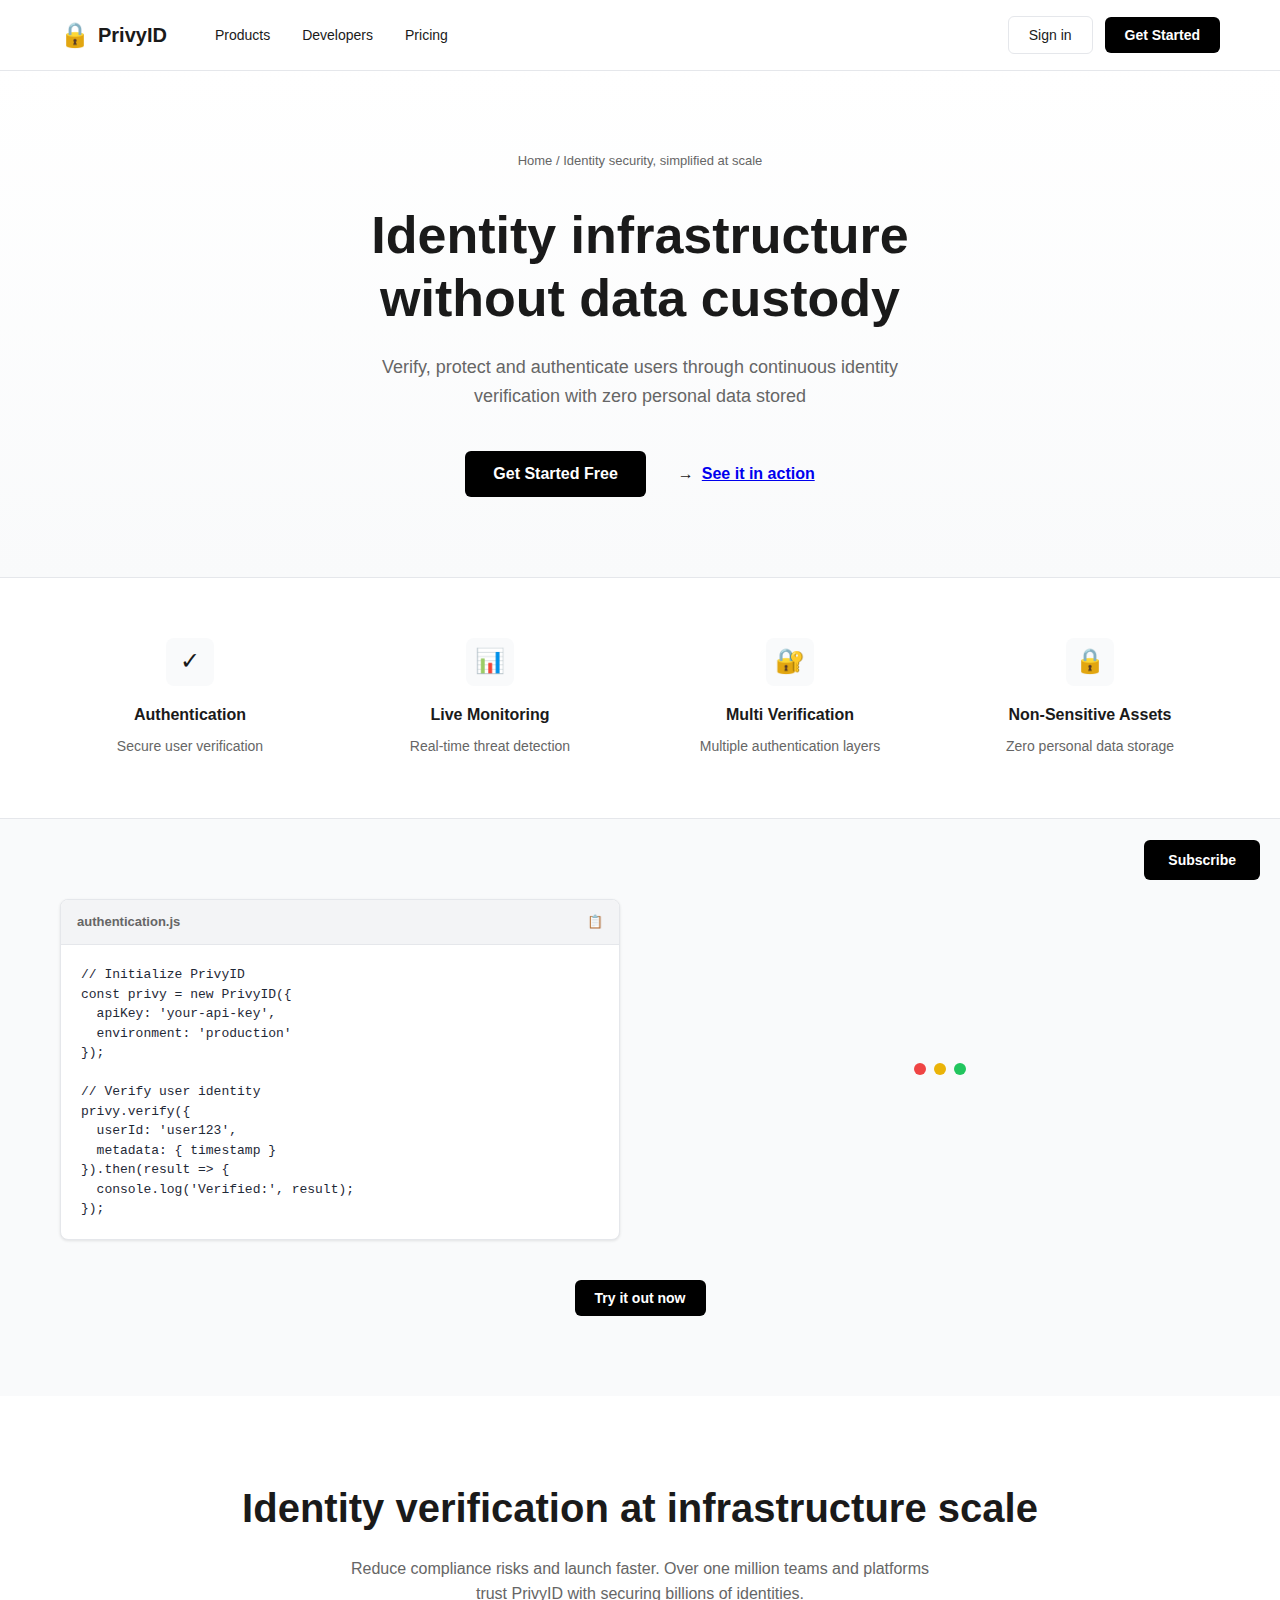
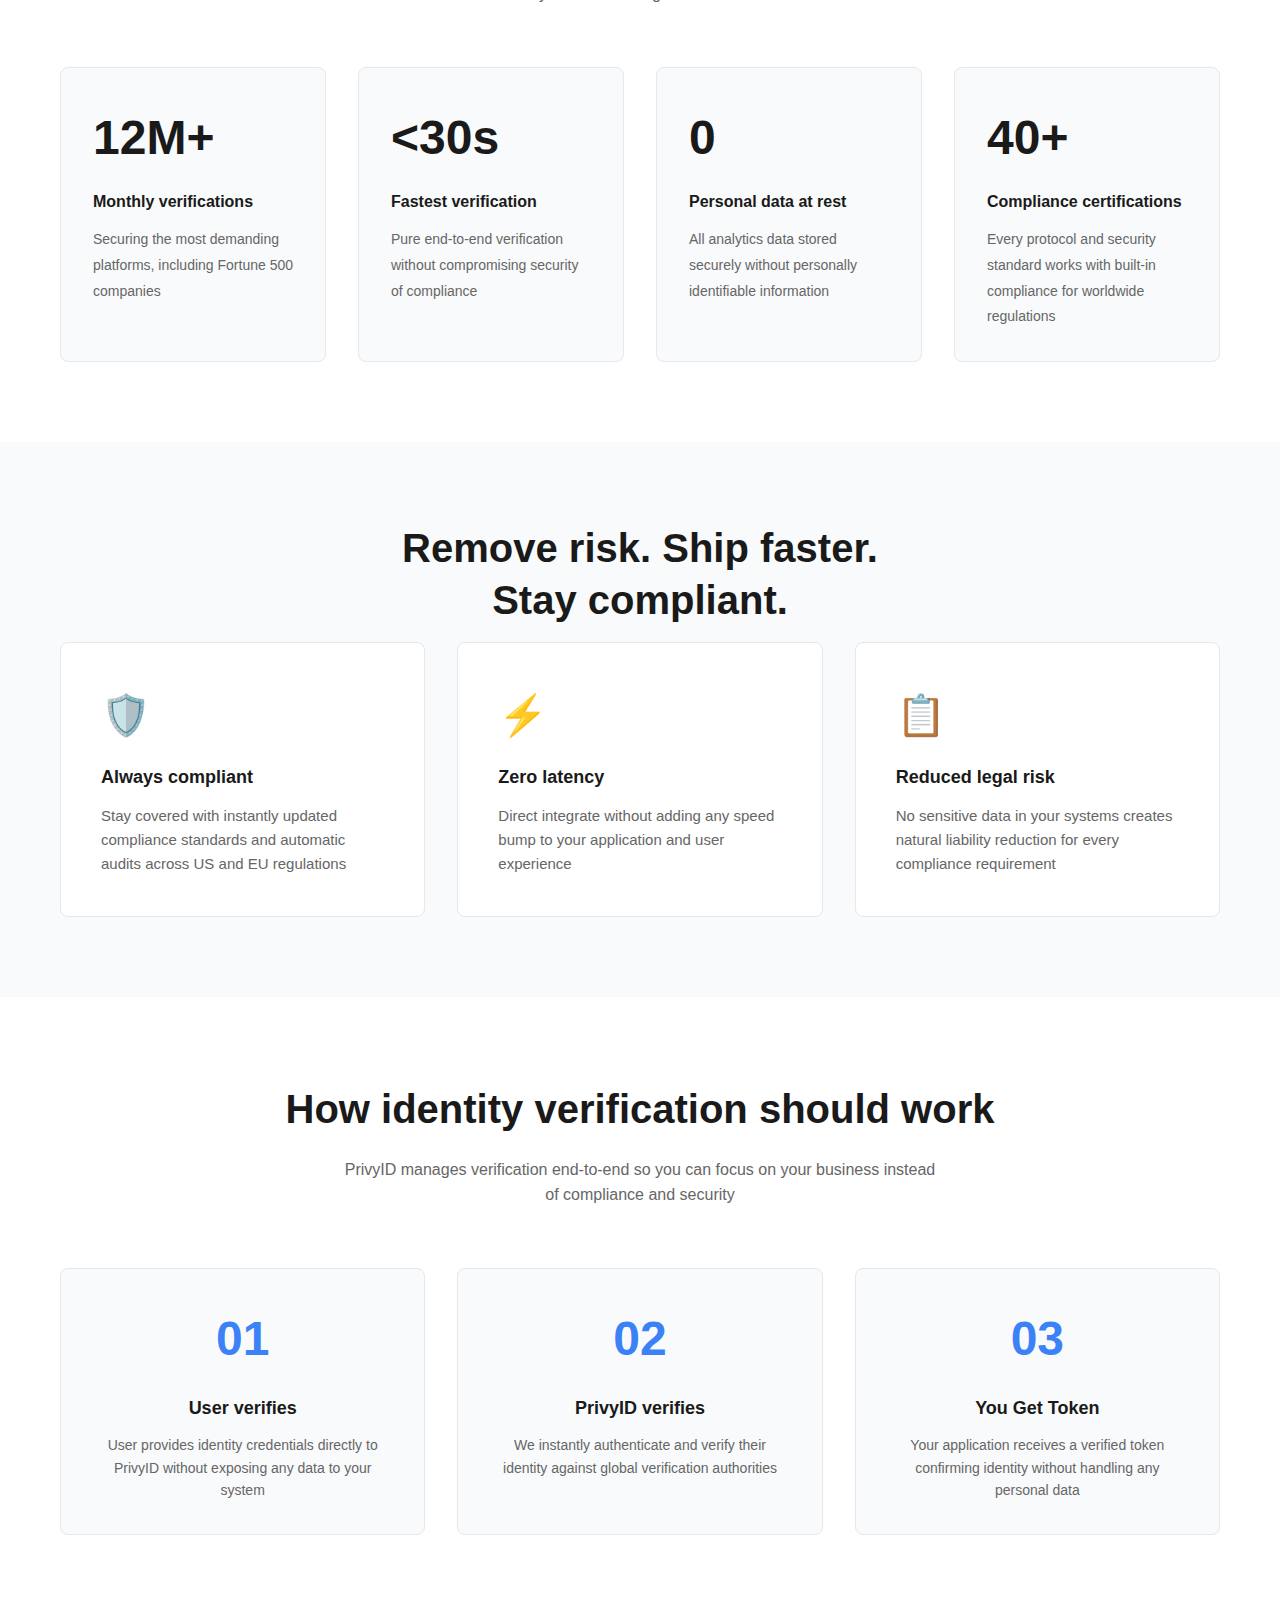
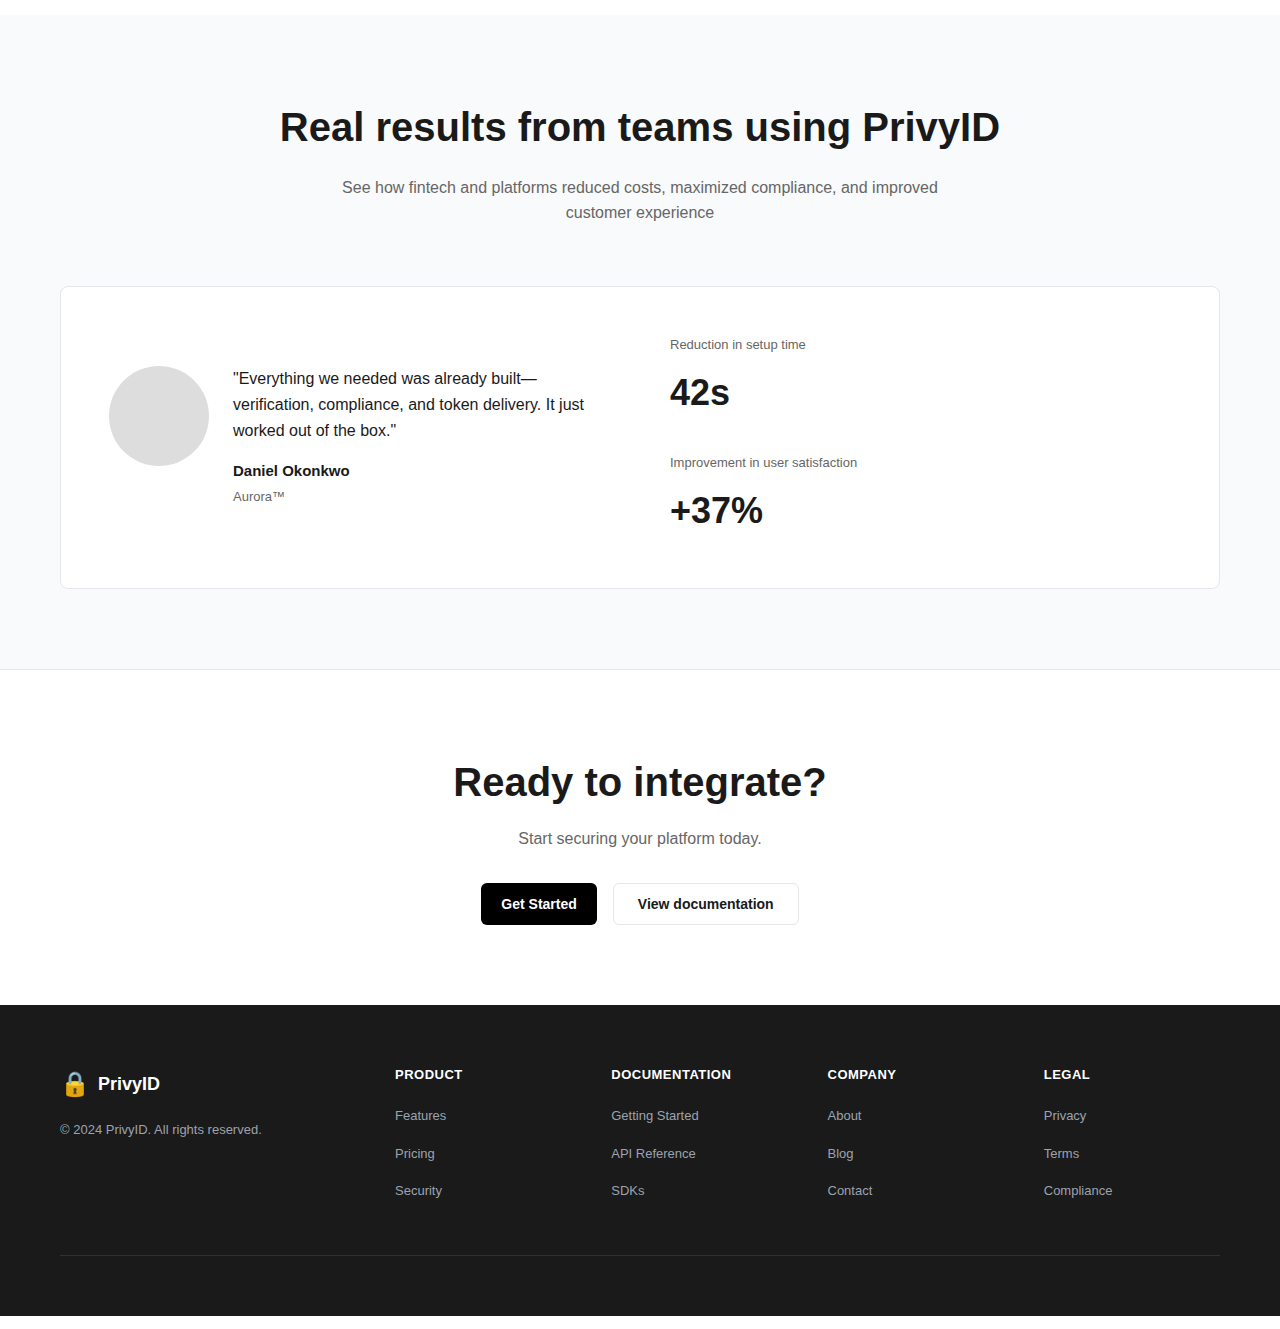
<file: abstract.html>
<!DOCTYPE html>
<html lang="en">
<head>
    <meta charset="UTF-8">
    <meta name="viewport" content="width=device-width, initial-scale=1.0">
    <title>PrivyID - Identity Infrastructure Without Data Custody</title>
    <link rel="stylesheet" href="abstract.css">
</head>
<body>
    <!-- Header -->
    <header class="header">
        <div class="container">
            <div class="header-content">
                <div class="logo">
                    <span class="logo-icon">🔒</span> PrivyID
                </div>
                <nav class="nav">
                    <a href="#products" class="nav-link">Products</a>
                    <a href="#developers" class="nav-link">Developers</a>
                    <a href="#pricing" class="nav-link">Pricing</a>
                </nav>
                <div class="header-actions">
                    <button class="btn-signin">Sign in</button>
                    <button class="btn-primary">Get Started</button>
                </div>
            </div>
        </div>
    </header>

    <!-- Hero Section -->
    <section class="hero">
        <div class="container">
            <div class="breadcrumb">
                <span>Home</span> / <span>Identity security, simplified at scale</span>
            </div>
            <h1 class="hero-title">Identity infrastructure<br>without data custody</h1>
            <p class="hero-subtitle">Verify, protect and authenticate users through continuous identity verification with zero personal data stored</p>
            <div class="hero-actions">
                <button class="btn-primary btn-lg">Get Started Free</button>
                <div class="cta-link">
                    <span>→</span><a href="#">See it in action</a>
                </div>
            </div>
        </div>
    </section>

    <!-- Features Row -->
    <section class="features-row">
        <div class="container">
            <div class="features-grid">
                <div class="feature-item">
                    <div class="feature-icon">
                        <span>✓</span>
                    </div>
                    <h3>Authentication</h3>
                    <p>Secure user verification</p>
                </div>
                <div class="feature-item">
                    <div class="feature-icon">
                        <span>📊</span>
                    </div>
                    <h3>Live Monitoring</h3>
                    <p>Real-time threat detection</p>
                </div>
                <div class="feature-item">
                    <div class="feature-icon">
                        <span>🔐</span>
                    </div>
                    <h3>Multi Verification</h3>
                    <p>Multiple authentication layers</p>
                </div>
                <div class="feature-item">
                    <div class="feature-icon">
                        <span>🔒</span>
                    </div>
                    <h3>Non-Sensitive Assets</h3>
                    <p>Zero personal data storage</p>
                </div>
            </div>
        </div>
    </section>

    <!-- Code Section -->
    <section class="code-section">
        <div class="container">
            <div class="code-wrapper">
                <div class="code-block">
                    <div class="code-header">
                        <span>authentication.js</span>
                        <span class="copy-icon">📋</span>
                    </div>
                    <pre><code>// Initialize PrivyID
const privy = new PrivyID({
  apiKey: 'your-api-key',
  environment: 'production'
});

// Verify user identity
privy.verify({
  userId: 'user123',
  metadata: { timestamp }
}).then(result => {
  console.log('Verified:', result);
});</code></pre>
                </div>
                <div class="code-stats">
                    <div class="stat-badge">
                        <span class="color-dot red"></span>
                        <span class="color-dot yellow"></span>
                        <span class="color-dot green"></span>
                    </div>
                </div>
            </div>
            <div class="cta-center">
                <button class="btn-primary">Try it out now</button>
            </div>
        </div>
    </section>

    <!-- Stats Section -->
    <section class="stats-section">
        <div class="container">
            <h2 class="section-title">Identity verification at infrastructure scale</h2>
            <p class="section-subtitle">Reduce compliance risks and launch faster. Over one million teams and platforms trust PrivyID with securing billions of identities.</p>
            
            <div class="stats-grid">
                <div class="stat-card">
                    <div class="stat-number">12M+</div>
                    <p>Monthly verifications</p>
                    <small>Securing the most demanding platforms, including Fortune 500 companies</small>
                </div>
                <div class="stat-card">
                    <div class="stat-number">&lt;30s</div>
                    <p>Fastest verification</p>
                    <small>Pure end-to-end verification without compromising security of compliance</small>
                </div>
                <div class="stat-card">
                    <div class="stat-number">0</div>
                    <p>Personal data at rest</p>
                    <small>All analytics data stored securely without personally identifiable information</small>
                </div>
                <div class="stat-card">
                    <div class="stat-number">40+</div>
                    <p>Compliance certifications</p>
                    <small>Every protocol and security standard works with built-in compliance for worldwide regulations</small>
                </div>
            </div>
        </div>
    </section>

    <!-- Risk Section -->
    <section class="risk-section">
        <div class="container">
            <h2 class="section-title">Remove risk. Ship faster.<br>Stay compliant.</h2>
            
            <div class="risk-grid">
                <div class="risk-card">
                    <div class="risk-icon">
                        <span>🛡️</span>
                    </div>
                    <h3>Always compliant</h3>
                    <p>Stay covered with instantly updated compliance standards and automatic audits across US and EU regulations</p>
                </div>
                <div class="risk-card">
                    <div class="risk-icon">
                        <span>⚡</span>
                    </div>
                    <h3>Zero latency</h3>
                    <p>Direct integrate without adding any speed bump to your application and user experience</p>
                </div>
                <div class="risk-card">
                    <div class="risk-icon">
                        <span>📋</span>
                    </div>
                    <h3>Reduced legal risk</h3>
                    <p>No sensitive data in your systems creates natural liability reduction for every compliance requirement</p>
                </div>
            </div>
        </div>
    </section>

    <!-- How It Works Section -->
    <section class="how-section">
        <div class="container">
            <h2 class="section-title">How identity verification should work</h2>
            <p class="section-subtitle">PrivyID manages verification end-to-end so you can focus on your business instead of compliance and security</p>
            
            <div class="how-grid">
                <div class="how-card">
                    <div class="how-number">01</div>
                    <h3>User verifies</h3>
                    <p>User provides identity credentials directly to PrivyID without exposing any data to your system</p>
                </div>
                <div class="how-card">
                    <div class="how-number">02</div>
                    <h3>PrivyID verifies</h3>
                    <p>We instantly authenticate and verify their identity against global verification authorities</p>
                </div>
                <div class="how-card">
                    <div class="how-number">03</div>
                    <h3>You Get Token</h3>
                    <p>Your application receives a verified token confirming identity without handling any personal data</p>
                </div>
            </div>
        </div>
    </section>

    <!-- Testimonial Section -->
    <section class="testimonial-section">
        <div class="container">
            <h2 class="section-title">Real results from teams using PrivyID</h2>
            <p class="section-subtitle">See how fintech and platforms reduced costs, maximized compliance, and improved customer experience</p>
            
            <div class="testimonial-card">
                <div class="testimonial-content">
                    <img src="data:image/svg+xml,%3Csvg xmlns='http://www.w3.org/2000/svg' width='100' height='100'%3E%3Ccircle cx='50' cy='50' r='50' fill='%23ddd'/%3E%3C/svg%3E" alt="Daniel Okonkwo" class="testimonial-image">
                    <div class="testimonial-text">
                        <p class="testimonial-quote">"Everything we needed was already built—verification, compliance, and token delivery. It just worked out of the box."</p>
                        <div class="testimonial-author">
                            <strong>Daniel Okonkwo</strong>
                            <span class="company">Aurora™</span>
                        </div>
                    </div>
                </div>
                <div class="testimonial-metrics">
                    <div class="metric">
                        <div class="metric-label">Reduction in setup time</div>
                        <div class="metric-value">42s</div>
                    </div>
                    <div class="metric">
                        <div class="metric-label">Improvement in user satisfaction</div>
                        <div class="metric-value">+37%</div>
                    </div>
                </div>
            </div>
        </div>
    </section>

    <!-- CTA Section -->
    <section class="final-cta">
        <div class="container">
            <h2>Ready to integrate?</h2>
            <p>Start securing your platform today.</p>
            <div class="cta-buttons">
                <button class="btn-primary">Get Started</button>
                <button class="btn-secondary">View documentation</button>
            </div>
        </div>
    </section>

    <!-- Footer -->
    <footer class="footer">
        <div class="container">
            <div class="footer-content">
                <div class="footer-section">
                    <div class="footer-logo">
                        <span class="logo-icon">🔒</span> PrivyID
                    </div>
                    <p>&copy; 2024 PrivyID. All rights reserved.</p>
                </div>
                <div class="footer-links">
                    <div class="footer-column">
                        <h4>Product</h4>
                        <ul>
                            <li><a href="#">Features</a></li>
                            <li><a href="#">Pricing</a></li>
                            <li><a href="#">Security</a></li>
                        </ul>
                    </div>
                    <div class="footer-column">
                        <h4>Documentation</h4>
                        <ul>
                            <li><a href="#">Getting Started</a></li>
                            <li><a href="#">API Reference</a></li>
                            <li><a href="#">SDKs</a></li>
                        </ul>
                    </div>
                    <div class="footer-column">
                        <h4>Company</h4>
                        <ul>
                            <li><a href="#">About</a></li>
                            <li><a href="#">Blog</a></li>
                            <li><a href="#">Contact</a></li>
                        </ul>
                    </div>
                    <div class="footer-column">
                        <h4>Legal</h4>
                        <ul>
                            <li><a href="#">Privacy</a></li>
                            <li><a href="#">Terms</a></li>
                            <li><a href="#">Compliance</a></li>
                        </ul>
                    </div>
                </div>
            </div>
        </div>
    </footer>

    <button class="btn-primary btn-newsletter" type="button">Subscribe</button>
</body>
</html>
</file>
<file: abstract.css>
/* ===== GLOBAL STYLES ===== */
* {
    margin: 0;
    padding: 0;
    box-sizing: border-box;
}

:root {
    --primary-color: #000;
    --secondary-color: #ffffff;
    --text-dark: #1a1a1a;
    --text-light: #666666;
    --border-color: #e5e7eb;
    --bg-light: #f9fafb;
    --bg-footer: #1a1a1a;
    --accent-blue: #3b82f6;
    --accent-purple: #8b5cf6;
    --accent-pink: #ec4899;
}

html {
    scroll-behavior: smooth;
}

body {
    font-family: -apple-system, BlinkMacSystemFont, 'Segoe UI', Roboto, 'Helvetica Neue', Arial, sans-serif;
    line-height: 1.6;
    color: var(--text-dark);
    background-color: #ffffff;
}

.container {
    max-width: 1200px;
    margin: 0 auto;
    padding: 0 20px;
}

/* ===== HEADER ===== */
.header {
    background: #ffffff;
    border-bottom: 1px solid var(--border-color);
    position: sticky;
    top: 0;
    z-index: 100;
}

.header-content {
    display: flex;
    justify-content: space-between;
    align-items: center;
    padding: 16px 0;
}

.logo {
    font-size: 20px;
    font-weight: 700;
    display: flex;
    align-items: center;
    gap: 8px;
    color: var(--text-dark);
}

.logo-icon {
    font-size: 24px;
}

.nav {
    display: flex;
    gap: 32px;
    flex: 1;
    margin-left: 48px;
}

.nav-link {
    color: var(--text-dark);
    text-decoration: none;
    font-size: 14px;
    font-weight: 500;
    transition: color 0.3s ease;
}

.nav-link:hover {
    color: var(--accent-blue);
}

.header-actions {
    display: flex;
    gap: 12px;
    align-items: center;
}

/* ===== BUTTONS ===== */
.btn-primary {
    background: var(--primary-color);
    color: var(--secondary-color);
    border: none;
    padding: 10px 20px;
    border-radius: 6px;
    font-size: 14px;
    font-weight: 600;
    cursor: pointer;
    transition: all 0.3s ease;
}

.btn-primary:hover {
    background: #2d2d2d;
    transform: translateY(-2px);
}

.btn-primary.btn-lg {
    padding: 14px 28px;
    font-size: 16px;
}

.btn-signin {
    background: transparent;
    color: var(--text-dark);
    border: 1px solid var(--border-color);
    padding: 10px 20px;
    border-radius: 6px;
    font-size: 14px;
    font-weight: 500;
    cursor: pointer;
    transition: all 0.3s ease;
}

.btn-signin:hover {
    border-color: var(--text-dark);
}

.btn-secondary {
    background: transparent;
    color: var(--text-dark);
    border: 1px solid var(--border-color);
    padding: 12px 24px;
    border-radius: 6px;
    font-size: 14px;
    font-weight: 600;
    cursor: pointer;
    transition: all 0.3s ease;
}

.btn-secondary:hover {
    border-color: var(--text-dark);
    background: var(--bg-light);
}

.btn-newsletter {
    position: fixed;
    bottom: 20px;
    right: 20px;
    padding: 12px 24px;
    border-radius: 6px;
}

/* ===== HERO SECTION ===== */
.hero {
    padding: 80px 0;
    text-align: center;
    background: linear-gradient(180deg, #ffffff 0%, #f9fafb 100%);
}

.breadcrumb {
    font-size: 13px;
    color: var(--text-light);
    margin-bottom: 32px;
}

.hero-title {
    font-size: 52px;
    font-weight: 700;
    line-height: 1.2;
    margin-bottom: 24px;
    color: var(--text-dark);
}

.hero-subtitle {
    font-size: 18px;
    color: var(--text-light);
    max-width: 600px;
    margin: 0 auto 40px;
    line-height: 1.6;
}

.hero-actions {
    display: flex;
    justify-content: center;
    align-items: center;
    gap: 32px;
    flex-wrap: wrap;
}

.cta-link {
    display: flex;
    align-items: center;
    gap: 8px;
    color: var(--text-dark);
    text-decoration: none;
    font-weight: 600;
    cursor: pointer;
    transition: all 0.3s ease;
}

.cta-link:hover {
    gap: 12px;
    color: var(--accent-blue);
}

/* ===== FEATURES ROW ===== */
.features-row {
    padding: 60px 0;
    background: #ffffff;
    border-top: 1px solid var(--border-color);
    border-bottom: 1px solid var(--border-color);
}

.features-grid {
    display: grid;
    grid-template-columns: repeat(auto-fit, minmax(200px, 1fr));
    gap: 40px;
}

.feature-item {
    text-align: center;
}

.feature-icon {
    width: 48px;
    height: 48px;
    background: var(--bg-light);
    border-radius: 8px;
    display: flex;
    align-items: center;
    justify-content: center;
    font-size: 24px;
    margin: 0 auto 16px;
}

.feature-item h3 {
    font-size: 16px;
    font-weight: 600;
    margin-bottom: 8px;
    color: var(--text-dark);
}

.feature-item p {
    font-size: 14px;
    color: var(--text-light);
}

/* ===== CODE SECTION ===== */
.code-section {
    padding: 80px 0;
    background: var(--bg-light);
}

.code-wrapper {
    display: grid;
    grid-template-columns: 1fr 1fr;
    gap: 40px;
    align-items: center;
    margin-bottom: 40px;
}

.code-block {
    background: #ffffff;
    border: 1px solid var(--border-color);
    border-radius: 8px;
    overflow: hidden;
    box-shadow: 0 1px 3px rgba(0, 0, 0, 0.1);
}

.code-header {
    background: #f3f4f6;
    padding: 12px 16px;
    display: flex;
    justify-content: space-between;
    align-items: center;
    border-bottom: 1px solid var(--border-color);
    font-size: 13px;
    font-weight: 600;
}

.code-header span:first-child {
    color: var(--text-light);
}

.copy-icon {
    cursor: pointer;
    transition: transform 0.2s ease;
}

.copy-icon:hover {
    transform: scale(1.2);
}

.code-block pre {
    padding: 20px;
    overflow-x: auto;
    font-family: 'Courier New', monospace;
    font-size: 13px;
    line-height: 1.5;
    color: #374151;
}

.code-block code {
    color: #1f2937;
}

.code-stats {
    display: flex;
    justify-content: center;
    align-items: center;
}

.stat-badge {
    display: flex;
    gap: 8px;
}

.color-dot {
    width: 12px;
    height: 12px;
    border-radius: 50%;
}

.color-dot.red {
    background: #ef4444;
}

.color-dot.yellow {
    background: #eab308;
}

.color-dot.green {
    background: #22c55e;
}

.cta-center {
    text-align: center;
}

/* ===== STATS SECTION ===== */
.stats-section {
    padding: 80px 0;
    background: #ffffff;
}

.section-title {
    font-size: 40px;
    font-weight: 700;
    text-align: center;
    margin-bottom: 16px;
    color: var(--text-dark);
}

.section-subtitle {
    font-size: 16px;
    color: var(--text-light);
    text-align: center;
    max-width: 600px;
    margin: 0 auto 60px;
    line-height: 1.6;
}

.stats-grid {
    display: grid;
    grid-template-columns: repeat(auto-fit, minmax(240px, 1fr));
    gap: 32px;
}

.stat-card {
    padding: 32px;
    background: var(--bg-light);
    border-radius: 8px;
    border: 1px solid var(--border-color);
}

.stat-number {
    font-size: 48px;
    font-weight: 700;
    color: var(--text-dark);
    display: block;
    margin-bottom: 12px;
}

.stat-card p {
    font-size: 16px;
    font-weight: 600;
    color: var(--text-dark);
    margin-bottom: 12px;
}

.stat-card small {
    font-size: 14px;
    color: var(--text-light);
    line-height: 1.5;
}

/* ===== RISK SECTION ===== */
.risk-section {
    padding: 80px 0;
    background: var(--bg-light);
}

.risk-section .section-title {
    line-height: 1.3;
}

.risk-grid {
    display: grid;
    grid-template-columns: repeat(auto-fit, minmax(280px, 1fr));
    gap: 32px;
}

.risk-card {
    background: #ffffff;
    padding: 40px;
    border-radius: 8px;
    border: 1px solid var(--border-color);
    transition: all 0.3s ease;
}

.risk-card:hover {
    box-shadow: 0 10px 25px rgba(0, 0, 0, 0.08);
    border-color: transparent;
}

.risk-icon {
    font-size: 40px;
    margin-bottom: 16px;
}

.risk-card h3 {
    font-size: 18px;
    font-weight: 600;
    margin-bottom: 12px;
    color: var(--text-dark);
}

.risk-card p {
    font-size: 15px;
    color: var(--text-light);
    line-height: 1.6;
}

/* ===== HOW SECTION ===== */
.how-section {
    padding: 80px 0;
    background: #ffffff;
}

.how-grid {
    display: grid;
    grid-template-columns: repeat(auto-fit, minmax(280px, 1fr));
    gap: 32px;
}

.how-card {
    padding: 32px;
    background: var(--bg-light);
    border-radius: 8px;
    border: 1px solid var(--border-color);
    text-align: center;
}

.how-number {
    font-size: 48px;
    font-weight: 700;
    color: var(--accent-blue);
    margin-bottom: 16px;
}

.how-card h3 {
    font-size: 18px;
    font-weight: 600;
    margin-bottom: 12px;
    color: var(--text-dark);
}

.how-card p {
    font-size: 14px;
    color: var(--text-light);
    line-height: 1.6;
}

/* ===== TESTIMONIAL SECTION ===== */
.testimonial-section {
    padding: 80px 0;
    background: var(--bg-light);
}

.testimonial-card {
    display: grid;
    grid-template-columns: 1fr 1fr;
    gap: 60px;
    align-items: center;
    background: #ffffff;
    padding: 48px;
    border-radius: 8px;
    border: 1px solid var(--border-color);
}

.testimonial-content {
    display: flex;
    gap: 24px;
}

.testimonial-image {
    width: 100px;
    height: 100px;
    border-radius: 8px;
    object-fit: cover;
    flex-shrink: 0;
}

.testimonial-text {
    display: flex;
    flex-direction: column;
    justify-content: center;
}

.testimonial-quote {
    font-size: 16px;
    font-weight: 500;
    line-height: 1.6;
    margin-bottom: 16px;
    color: var(--text-dark);
}

.testimonial-author {
    display: flex;
    flex-direction: column;
    gap: 4px;
}

.testimonial-author strong {
    font-size: 15px;
    color: var(--text-dark);
}

.company {
    font-size: 13px;
    color: var(--text-light);
}

.testimonial-metrics {
    display: flex;
    flex-direction: column;
    gap: 32px;
}

.metric {
    text-align: left;
}

.metric-label {
    font-size: 13px;
    color: var(--text-light);
    margin-bottom: 8px;
}

.metric-value {
    font-size: 36px;
    font-weight: 700;
    color: var(--text-dark);
}

/* ===== FINAL CTA SECTION ===== */
.final-cta {
    padding: 80px 0;
    background: #ffffff;
    text-align: center;
    border-top: 1px solid var(--border-color);
}

.final-cta h2 {
    font-size: 40px;
    font-weight: 700;
    margin-bottom: 12px;
    color: var(--text-dark);
}

.final-cta p {
    font-size: 16px;
    color: var(--text-light);
    margin-bottom: 32px;
}

.cta-buttons {
    display: flex;
    justify-content: center;
    gap: 16px;
    flex-wrap: wrap;
}

/* ===== FOOTER ===== */
.footer {
    background: var(--bg-footer);
    color: #ffffff;
    padding: 60px 0 20px;
}

.footer-content {
    display: grid;
    grid-template-columns: 1fr 3fr;
    gap: 60px;
    margin-bottom: 40px;
    padding-bottom: 40px;
    border-bottom: 1px solid rgba(255, 255, 255, 0.1);
}

.footer-logo {
    font-size: 18px;
    font-weight: 700;
    display: flex;
    align-items: center;
    gap: 8px;
    margin-bottom: 16px;
}

.footer-section p {
    font-size: 13px;
    color: #9ca3af;
}

.footer-links {
    display: grid;
    grid-template-columns: repeat(auto-fit, minmax(120px, 1fr));
    gap: 40px;
}

.footer-column h4 {
    font-size: 13px;
    font-weight: 700;
    margin-bottom: 16px;
    text-transform: uppercase;
    letter-spacing: 0.5px;
    color: #ffffff;
}

.footer-column ul {
    list-style: none;
}

.footer-column ul li {
    margin-bottom: 12px;
}

.footer-column ul li a {
    color: #9ca3af;
    text-decoration: none;
    font-size: 13px;
    transition: color 0.3s ease;
}

.footer-column ul li a:hover {
    color: #ffffff;
}

/* ===== RESPONSIVE DESIGN ===== */
@media (max-width: 768px) {
    .header-content {
        flex-direction: column;
        gap: 16px;
    }

    .nav {
        margin-left: 0;
        gap: 16px;
        order: 3;
        width: 100%;
    }

    .hero-title {
        font-size: 36px;
    }

    .hero-subtitle {
        font-size: 16px;
    }

    .code-wrapper {
        grid-template-columns: 1fr;
    }

    .testimonial-card {
        grid-template-columns: 1fr;
        gap: 32px;
    }

    .section-title {
        font-size: 32px;
    }

    .stats-grid,
    .risk-grid,
    .how-grid {
        grid-template-columns: 1fr;
    }

    .footer-content {
        grid-template-columns: 1fr;
        gap: 40px;
    }

    .hero-actions {
        flex-direction: column;
        gap: 16px;
    }

    .btn-primary.btn-lg {
        width: 100%;
    }
}

@media (max-width: 480px) {
    .hero-title {
        font-size: 28px;
    }

    .section-title {
        font-size: 24px;
    }

    .stat-number {
        font-size: 36px;
    }

    .hero-actions {
        width: 100%;
    }

    .btn-primary,
    .btn-secondary,
    .btn-signin {
        width: 100%;
    }

    .features-grid {
        grid-template-columns: 1fr;
    }
}
</file>
